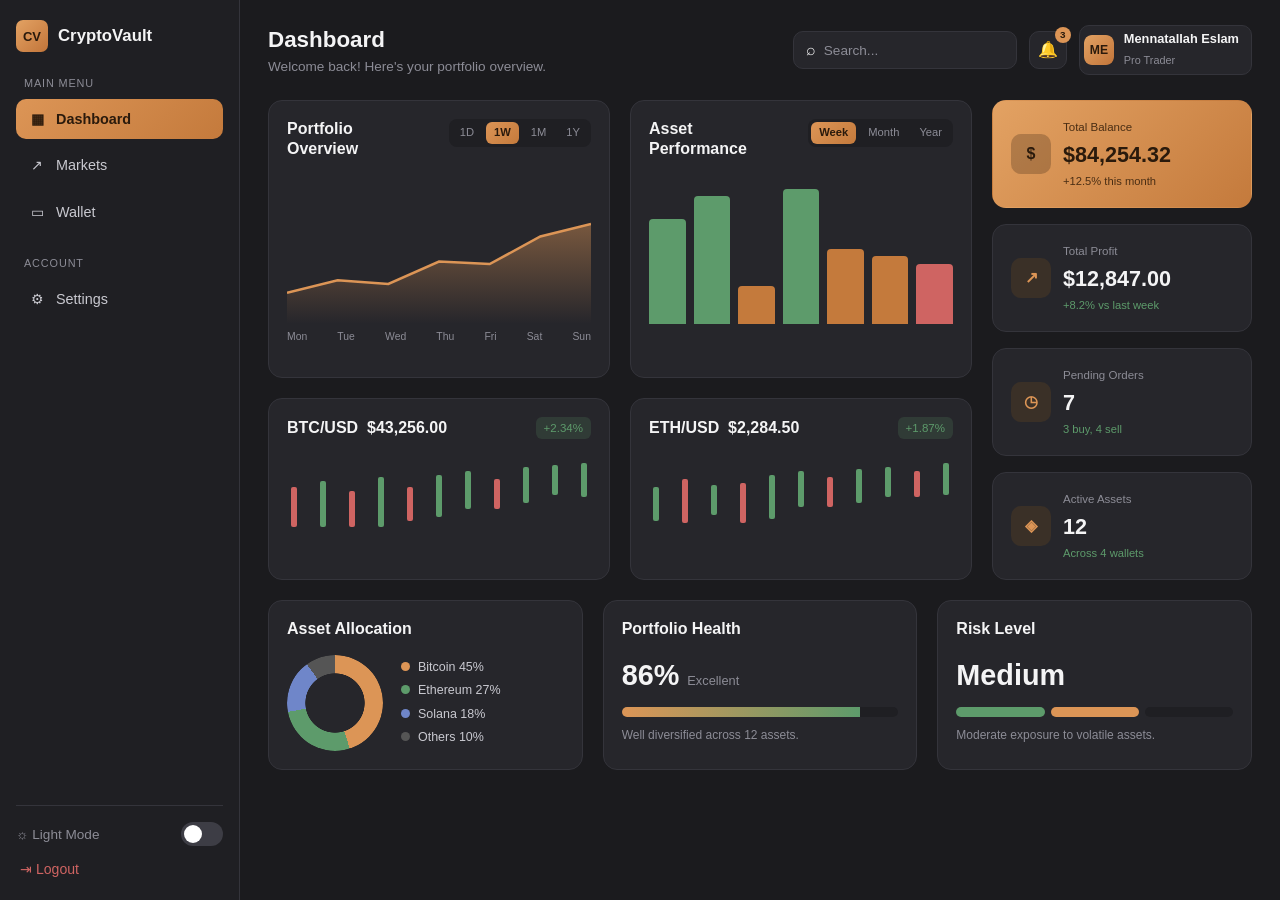
<file: index.html>
<!DOCTYPE html>
<html lang="en">
<head>
  <meta charset="UTF-8">
  <meta name="viewport" content="width=device-width, initial-scale=1">
  <title>Dashboard | CryptoVault</title>
  <link rel="stylesheet" href="style.css">
</head>
<body>
<div class="app">

  <aside class="sidebar">
    <a class="brand" href="index.html"><img src="assets/logo.svg" alt="CryptoVault logo"><span>CryptoVault</span></a>

    <nav class="nav-group" aria-label="Main menu">
      <p class="nav-label">MAIN MENU</p>
      <ul class="nav-list">
        <li><a href="index.html" class="active"><span class="ico">▦</span>Dashboard</a></li>
        <li><a href="#"><span class="ico">↗</span>Markets</a></li>
        <li><a href="#"><span class="ico">▭</span>Wallet</a></li>
      </ul>
    </nav>

    <nav class="nav-group" aria-label="Account">
      <p class="nav-label">ACCOUNT</p>
      <ul class="nav-list">
        <li><a href="settings.html"><span class="ico">⚙</span>Settings</a></li>
      </ul>
    </nav>

    <div class="sidebar-bottom">
      <div class="mode-row"><span>☼ Light Mode</span><input class="toggle theme-toggle" type="checkbox" aria-label="Light mode"></div>
      <a class="logout" href="login.html">⇥ Logout</a>
    </div>
  </aside>

  <main class="main">
    <header class="topbar">
      <div class="page-title">
        <h1>Dashboard</h1>
        <p>Welcome back! Here's your portfolio overview.</p>
      </div>
      <div class="tools">
        <label class="search"><span aria-hidden="true">⌕</span><input type="search" placeholder="Search..." aria-label="Search"></label>
        <button class="bell" type="button" aria-label="Notifications">🔔<span class="dot">3</span></button>
        <div class="user">
          <img src="assets/avatar.svg" alt="Profile picture">
          <div><strong>Mennatallah Eslam</strong><small>Pro Trader</small></div>
        </div>
      </div>
    </header>

    <section class="dash">

      <article class="card portfolio">
        <input class="tab-radio" type="radio" name="range" id="pr1"><input class="tab-radio" type="radio" name="range" id="pr2" checked><input class="tab-radio" type="radio" name="range" id="pr3"><input class="tab-radio" type="radio" name="range" id="pr4">
        <div class="card-head"><h2>Portfolio<br>Overview</h2><div class="pills"><label for="pr1">1D</label><label for="pr2">1W</label><label for="pr3">1M</label><label for="pr4">1Y</label></div></div>
        <div class="views">
          <div class="view v1">
            <svg class="line-chart" viewBox="0 0 300 120" preserveAspectRatio="none" role="img" aria-label="Portfolio value chart">
              <defs><linearGradient id="fill1" x1="0" y1="0" x2="0" y2="1"><stop offset="0" stop-color="#dc9556" stop-opacity=".45"/><stop offset="1" stop-color="#dc9556" stop-opacity="0"/></linearGradient></defs>
              <polygon points="0,90 40,80 80,85 120,60 160,65 200,45 240,50 300,30 300,120 0,120" fill="url(#fill1)"/>
              <polyline points="0,90 40,80 80,85 120,60 160,65 200,45 240,50 300,30" fill="none" stroke="#dc9556" stroke-width="2.5" vector-effect="non-scaling-stroke"/>
            </svg>
            <div class="days"><span>9am</span><span>11am</span><span>1pm</span><span>3pm</span><span>5pm</span><span>7pm</span></div>
          </div>
          <div class="view v2">
            <svg class="line-chart" viewBox="0 0 300 120" preserveAspectRatio="none" role="img" aria-label="Portfolio value chart">
              <defs><linearGradient id="fill2" x1="0" y1="0" x2="0" y2="1"><stop offset="0" stop-color="#dc9556" stop-opacity=".45"/><stop offset="1" stop-color="#dc9556" stop-opacity="0"/></linearGradient></defs>
              <polygon points="0,95 50,85 100,88 150,70 200,72 250,50 300,40 300,120 0,120" fill="url(#fill2)"/>
              <polyline points="0,95 50,85 100,88 150,70 200,72 250,50 300,40" fill="none" stroke="#dc9556" stroke-width="2.5" vector-effect="non-scaling-stroke"/>
            </svg>
            <div class="days"><span>Mon</span><span>Tue</span><span>Wed</span><span>Thu</span><span>Fri</span><span>Sat</span><span>Sun</span></div>
          </div>
          <div class="view v3">
            <svg class="line-chart" viewBox="0 0 300 120" preserveAspectRatio="none" role="img" aria-label="Portfolio value chart">
              <defs><linearGradient id="fill3" x1="0" y1="0" x2="0" y2="1"><stop offset="0" stop-color="#dc9556" stop-opacity=".45"/><stop offset="1" stop-color="#dc9556" stop-opacity="0"/></linearGradient></defs>
              <polygon points="0,100 50,90 100,70 150,80 200,55 250,60 300,35 300,120 0,120" fill="url(#fill3)"/>
              <polyline points="0,100 50,90 100,70 150,80 200,55 250,60 300,35" fill="none" stroke="#dc9556" stroke-width="2.5" vector-effect="non-scaling-stroke"/>
            </svg>
            <div class="days"><span>Week 1</span><span>Week 2</span><span>Week 3</span><span>Week 4</span></div>
          </div>
          <div class="view v4">
            <svg class="line-chart" viewBox="0 0 300 120" preserveAspectRatio="none" role="img" aria-label="Portfolio value chart">
              <defs><linearGradient id="fill4" x1="0" y1="0" x2="0" y2="1"><stop offset="0" stop-color="#dc9556" stop-opacity=".45"/><stop offset="1" stop-color="#dc9556" stop-opacity="0"/></linearGradient></defs>
              <polygon points="0,100 40,95 80,70 120,78 160,50 200,58 240,30 300,20 300,120 0,120" fill="url(#fill4)"/>
              <polyline points="0,100 40,95 80,70 120,78 160,50 200,58 240,30 300,20" fill="none" stroke="#dc9556" stroke-width="2.5" vector-effect="non-scaling-stroke"/>
            </svg>
            <div class="days"><span>Jan</span><span>Mar</span><span>May</span><span>Jul</span><span>Sep</span><span>Nov</span></div>
          </div>
        </div>
      </article>

      <article class="card perf">
        <input class="tab-radio" type="radio" name="perf" id="pf1" checked><input class="tab-radio" type="radio" name="perf" id="pf2"><input class="tab-radio" type="radio" name="perf" id="pf3">
        <div class="card-head"><h2>Asset<br>Performance</h2><div class="pills"><label for="pf1">Week</label><label for="pf2">Month</label><label for="pf3">Year</label></div></div>
        <div class="views">
          <div class="view w1"><div class="bars" role="img" aria-label="Asset performance bars"><i style="--h:70%"></i><i style="--h:85%"></i><i class="mid" style="--h:25%"></i><i style="--h:90%"></i><i class="mid" style="--h:50%"></i><i class="mid" style="--h:45%"></i><i class="down" style="--h:40%"></i></div></div>
          <div class="view w2"><div class="bars" role="img" aria-label="Asset performance bars"><i style="--h:55%"></i><i style="--h:65%"></i><i class="mid" style="--h:80%"></i><i style="--h:45%"></i><i class="mid" style="--h:70%"></i><i class="mid" style="--h:35%"></i><i class="down" style="--h:60%"></i></div></div>
          <div class="view w3"><div class="bars" role="img" aria-label="Asset performance bars"><i style="--h:40%"></i><i style="--h:60%"></i><i class="mid" style="--h:85%"></i><i style="--h:75%"></i><i class="mid" style="--h:50%"></i><i class="mid" style="--h:90%"></i><i class="down" style="--h:65%"></i></div></div>
        </div>
      </article>

      <section class="stats" aria-label="Statistics">
        <article class="card stat hero"><span class="ico">$</span><small>Total Balance</small><strong>$84,254.32</strong><em>+12.5% this month</em></article>
        <article class="card stat"><span class="ico">↗</span><small>Total Profit</small><strong>$12,847.00</strong><em>+8.2% vs last week</em></article>
        <article class="card stat"><span class="ico">◷</span><small>Pending Orders</small><strong>7</strong><em>3 buy, 4 sell</em></article>
        <article class="card stat"><span class="ico">◈</span><small>Active Assets</small><strong>12</strong><em>Across 4 wallets</em></article>
      </section>

      <article class="card btc">
        <div class="coin-head"><strong>BTC/USD&nbsp; $43,256.00</strong><span class="change">+2.34%</span></div>
        <div class="candles" aria-hidden="true">
          <i class="down" style="--h:40px;--o:30px"></i><i style="--h:46px;--o:24px"></i><i class="down" style="--h:36px;--o:34px"></i><i style="--h:50px;--o:20px"></i><i class="down" style="--h:34px;--o:30px"></i><i style="--h:42px;--o:18px"></i><i style="--h:38px;--o:14px"></i><i class="down" style="--h:30px;--o:22px"></i><i style="--h:36px;--o:10px"></i><i style="--h:30px;--o:8px"></i><i style="--h:34px;--o:6px"></i>
        </div>
      </article>

      <article class="card eth">
        <div class="coin-head"><strong>ETH/USD&nbsp; $2,284.50</strong><span class="change">+1.87%</span></div>
        <div class="candles" aria-hidden="true">
          <i style="--h:34px;--o:30px"></i><i class="down" style="--h:44px;--o:22px"></i><i style="--h:30px;--o:28px"></i><i class="down" style="--h:40px;--o:26px"></i><i style="--h:44px;--o:18px"></i><i style="--h:36px;--o:14px"></i><i class="down" style="--h:30px;--o:20px"></i><i style="--h:34px;--o:12px"></i><i style="--h:30px;--o:10px"></i><i class="down" style="--h:26px;--o:14px"></i><i style="--h:32px;--o:6px"></i>
        </div>
      </article>

      <section class="extra" aria-label="Additional panels">
        <article class="card">
          <div class="card-head"><h2>Asset Allocation</h2></div>
          <div class="alloc">
            <div class="donut" role="img" aria-label="Allocation chart"></div>
            <ul class="legend">
              <li style="--c:#dc9556">Bitcoin 45%</li>
              <li style="--c:#5d9b6b">Ethereum 27%</li>
              <li style="--c:#6f86c9">Solana 18%</li>
              <li style="--c:#555">Others 10%</li>
            </ul>
          </div>
        </article>

        <article class="card">
          <div class="card-head"><h2>Portfolio Health</h2></div>
          <p class="big">86% <small>Excellent</small></p>
          <div class="meter"><span style="--w:86%"></span></div>
          <p class="note">Well diversified across 12 assets.</p>
        </article>

        <article class="card">
          <div class="card-head"><h2>Risk Level</h2></div>
          <p class="big">Medium</p>
          <div class="risk"><span class="on1"></span><span class="on2"></span><span></span></div>
          <p class="note">Moderate exposure to volatile assets.</p>
        </article>
      </section>

    </section>
  </main>
</div>
</body>
</html>
</file>
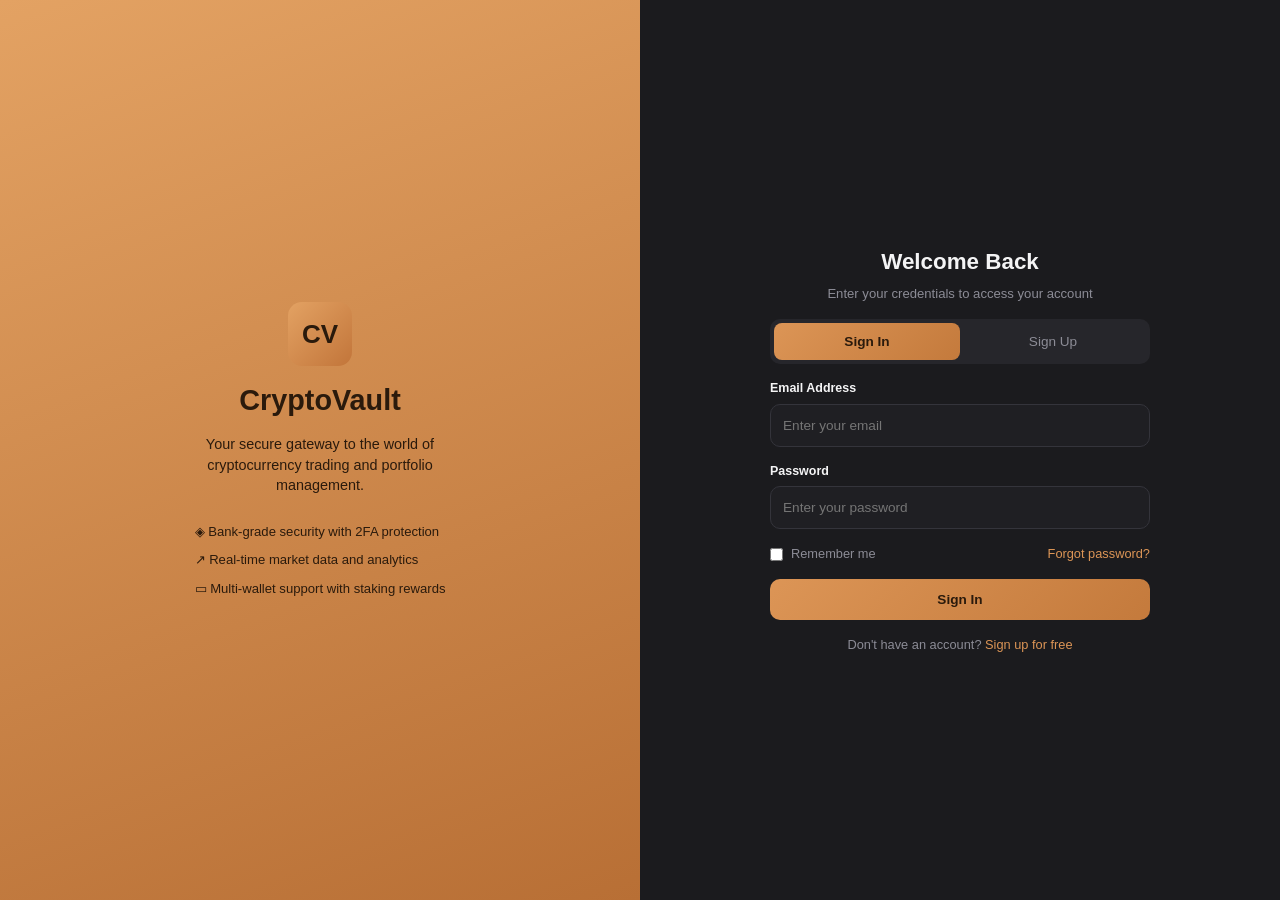
<file: login.html>
<!DOCTYPE html>
<html lang="en">
<head>
  <meta charset="UTF-8">
  <meta name="viewport" content="width=device-width, initial-scale=1">
  <title>Sign In | CryptoVault</title>
  <link rel="stylesheet" href="style.css">
</head>
<body>
<div class="auth">
  <section class="auth-brand">
    <img src="assets/logo.svg" alt="CryptoVault logo">
    <h1>CryptoVault</h1>
    <p>Your secure gateway to the world of cryptocurrency trading and portfolio management.</p>
    <ul>
      <li>◈ Bank-grade security with 2FA protection</li>
      <li>↗ Real-time market data and analytics</li>
      <li>▭ Multi-wallet support with staking rewards</li>
    </ul>
  </section>
  <main class="auth-form-wrap">
    <form class="auth-form" action="index.html" method="get">
      <h2>Welcome Back</h2>
      <p class="sub">Enter your credentials to access your account</p>
      <div class="switcher"><a href="login.html" class="active">Sign In</a><a href="signup.html">Sign Up</a></div>
      <div class="field"><label for="email">Email Address</label><input type="email" id="email" name="email" placeholder="Enter your email" required ></div>
      <div class="field"><label for="password">Password</label><input type="password" id="password" name="password" placeholder="Enter your password" required minlength="8"></div>
      <div class="row-between"><label><input type="checkbox" name="remember"> Remember me</label><a href="#">Forgot password?</a></div>
      <button class="btn btn-primary" type="submit">Sign In</button>
      <p class="alt">Don't have an account? <a href="signup.html">Sign up for free</a></p>
    </form>
  </main>
</div>
</body>
</html>
</file>
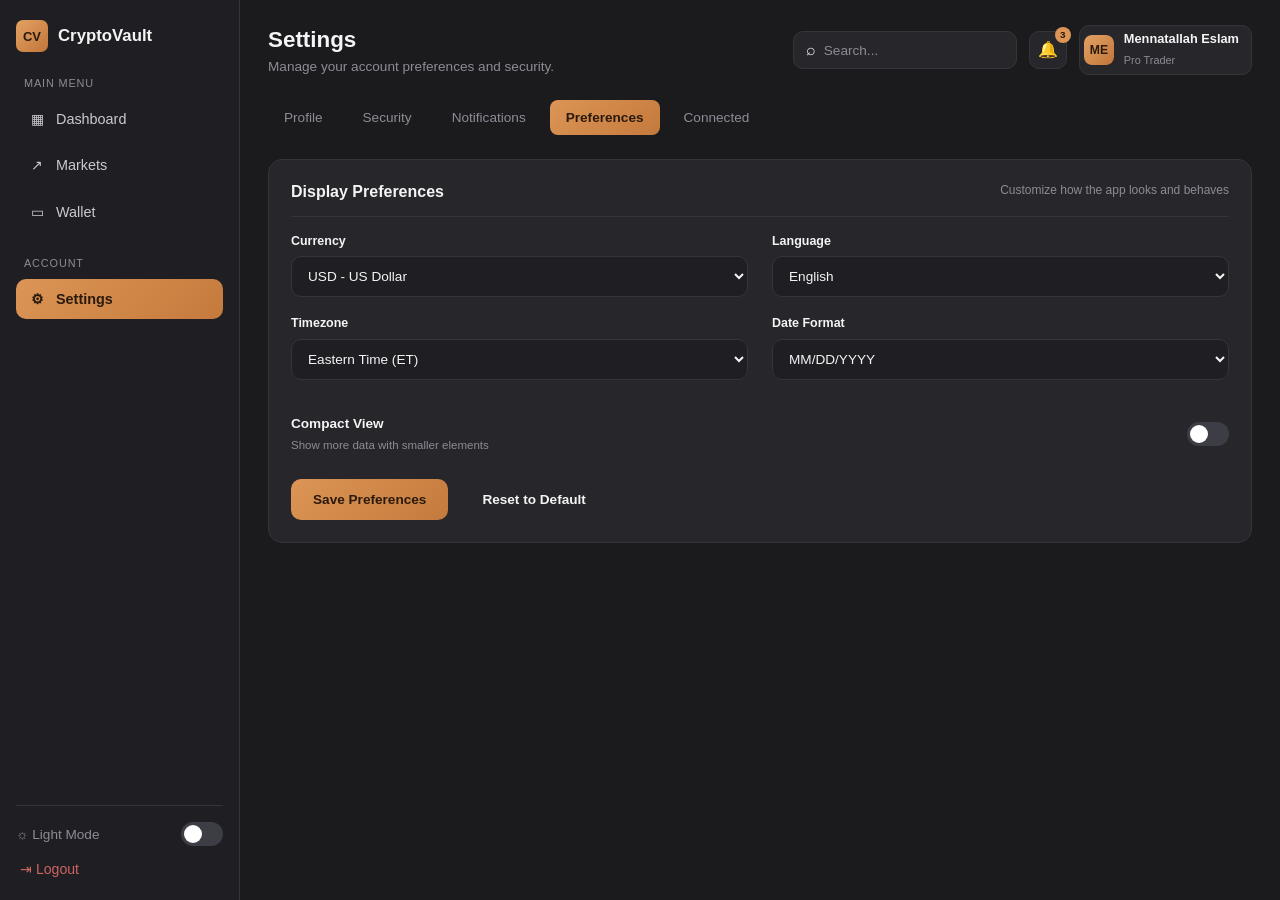
<file: settings.html>
<!DOCTYPE html>
<html lang="en">
<head>
  <meta charset="UTF-8">
  <meta name="viewport" content="width=device-width, initial-scale=1">
  <title>Settings | CryptoVault</title>
  <link rel="stylesheet" href="style.css">
</head>
<body>
<div class="app">

  <aside class="sidebar">
    <a class="brand" href="index.html"><img src="assets/logo.svg" alt="CryptoVault logo"><span>CryptoVault</span></a>

    <nav class="nav-group" aria-label="Main menu">
      <p class="nav-label">MAIN MENU</p>
      <ul class="nav-list">
        <li><a href="index.html"><span class="ico">▦</span>Dashboard</a></li>
        <li><a href="#"><span class="ico">↗</span>Markets</a></li>
        <li><a href="#"><span class="ico">▭</span>Wallet</a></li>
      </ul>
    </nav>

    <nav class="nav-group" aria-label="Account">
      <p class="nav-label">ACCOUNT</p>
      <ul class="nav-list">
        <li><a href="settings.html" class="active"><span class="ico">⚙</span>Settings</a></li>
      </ul>
    </nav>

    <div class="sidebar-bottom">
      <div class="mode-row"><span>☼ Light Mode</span><input class="toggle theme-toggle" type="checkbox" aria-label="Light mode"></div>
      <a class="logout" href="login.html">⇥ Logout</a>
    </div>
  </aside>

  <main class="main">
    <header class="topbar">
      <div class="page-title">
        <h1>Settings</h1>
        <p>Manage your account preferences and security.</p>
      </div>
      <div class="tools">
        <label class="search"><span aria-hidden="true">⌕</span><input type="search" placeholder="Search..." aria-label="Search"></label>
        <button class="bell" type="button" aria-label="Notifications">🔔<span class="dot">3</span></button>
        <div class="user">
          <img src="assets/avatar.svg" alt="Profile picture">
          <div><strong>Mennatallah Eslam</strong><small>Pro Trader</small></div>
        </div>
      </div>
    </header>

    <div class="tabset">
      <input class="tab-radio" type="radio" name="tab" id="t1"><input class="tab-radio" type="radio" name="tab" id="t2"><input class="tab-radio" type="radio" name="tab" id="t3"><input class="tab-radio" type="radio" name="tab" id="t4" checked><input class="tab-radio" type="radio" name="tab" id="t5">
      <nav class="tabs" aria-label="Settings sections">
        <label for="t1">Profile</label><label for="t2">Security</label><label for="t3">Notifications</label><label for="t4">Preferences</label><label for="t5">Connected</label>
      </nav>

      <form class="card settings-card panel panel-1" action="#">
        <div class="card-head"><h2>Profile</h2><span>Your personal information</span></div>
        <div class="form-grid">
          <div class="field"><label for="fn">Full Name</label><input type="text" id="fn" value="Mennatallah Eslam"></div>
          <div class="field"><label for="un">Username</label><input type="text" id="un" value="menna.e"></div>
          <div class="field"><label for="em">Email Address</label><input type="email" id="em" value="menna@example.com"></div>
          <div class="field"><label for="ph">Phone</label><input type="text" id="ph" value="+20 100 000 0000"></div>
        </div>
        <div class="actions"><button class="btn btn-primary" type="button">Save Changes</button><button class="btn btn-ghost" type="button">Cancel</button></div>
      </form>

      <section class="card settings-card panel panel-2">
        <div class="card-head"><h2>Security</h2><span>Protect your account</span></div>
        <div class="switch-row"><div><strong>Two-Factor Authentication</strong><small>Ask for a code when you sign in</small></div><input class="toggle" type="checkbox" checked aria-label="Two-factor authentication"></div>
        <div class="switch-row"><div><strong>Login Alerts</strong><small>Email me when a new device signs in</small></div><input class="toggle" type="checkbox" checked aria-label="Login alerts"></div>
        <div class="switch-row"><div><strong>Withdrawal Whitelist</strong><small>Only allow saved wallet addresses</small></div><input class="toggle" type="checkbox" aria-label="Withdrawal whitelist"></div>
        <div class="actions"><button class="btn btn-primary" type="button">Change Password</button></div>
      </section>

      <section class="card settings-card panel panel-3">
        <div class="card-head"><h2>Notifications</h2><span>Choose what you hear about</span></div>
        <div class="switch-row"><div><strong>Price Alerts</strong><small>Big moves on assets you hold</small></div><input class="toggle" type="checkbox" checked aria-label="Price alerts"></div>
        <div class="switch-row"><div><strong>Order Updates</strong><small>When an order is filled or cancelled</small></div><input class="toggle" type="checkbox" checked aria-label="Order updates"></div>
        <div class="switch-row"><div><strong>Weekly Report</strong><small>A summary of your portfolio every Sunday</small></div><input class="toggle" type="checkbox" aria-label="Weekly report"></div>
        <div class="switch-row"><div><strong>Product News</strong><small>New features and announcements</small></div><input class="toggle" type="checkbox" aria-label="Product news"></div>
      </section>

      <form class="card settings-card panel panel-4" action="#">
        <div class="card-head"><h2>Display Preferences</h2><span>Customize how the app looks and behaves</span></div>
        <div class="form-grid">
          <div class="field"><label for="currency">Currency</label>
            <select id="currency"><option>USD - US Dollar</option><option>EUR - Euro</option><option>GBP - British Pound</option><option>EGP - Egyptian Pound</option></select></div>
          <div class="field"><label for="language">Language</label>
            <select id="language"><option>English</option><option>Arabic</option><option>French</option><option>German</option></select></div>
          <div class="field"><label for="timezone">Timezone</label>
            <select id="timezone"><option>Eastern Time (ET)</option><option>Central European Time (CET)</option><option>Eastern European Time (EET)</option><option>Greenwich Mean Time (GMT)</option></select></div>
          <div class="field"><label for="date">Date Format</label>
            <select id="date"><option>MM/DD/YYYY</option><option>DD/MM/YYYY</option><option>YYYY-MM-DD</option></select></div>
        </div>
        <div class="switch-row"><div><strong>Compact View</strong><small>Show more data with smaller elements</small></div><input class="toggle compact-toggle" type="checkbox" aria-label="Compact view"></div>
        <div class="actions">
          <button class="btn btn-primary" type="button">Save Preferences</button>
          <button class="btn btn-ghost" type="reset">Reset to Default</button>
        </div>
      </form>

      <section class="card settings-card panel panel-5">
        <div class="card-head"><h2>Connected Accounts</h2><span>Services linked to CryptoVault</span></div>
        <div class="conn-row"><div><strong>Google</strong><small>Connected</small></div><button class="btn btn-outline" type="button">Disconnect</button></div>
        <div class="conn-row"><div><strong>Apple</strong><small>Not connected</small></div><button class="btn btn-primary" type="button">Connect</button></div>
        <div class="conn-row"><div><strong>Binance</strong><small>Connected</small></div><button class="btn btn-outline" type="button">Disconnect</button></div>
      </section>
    </div>
  </main>
</div>
</body>
</html>
</file>
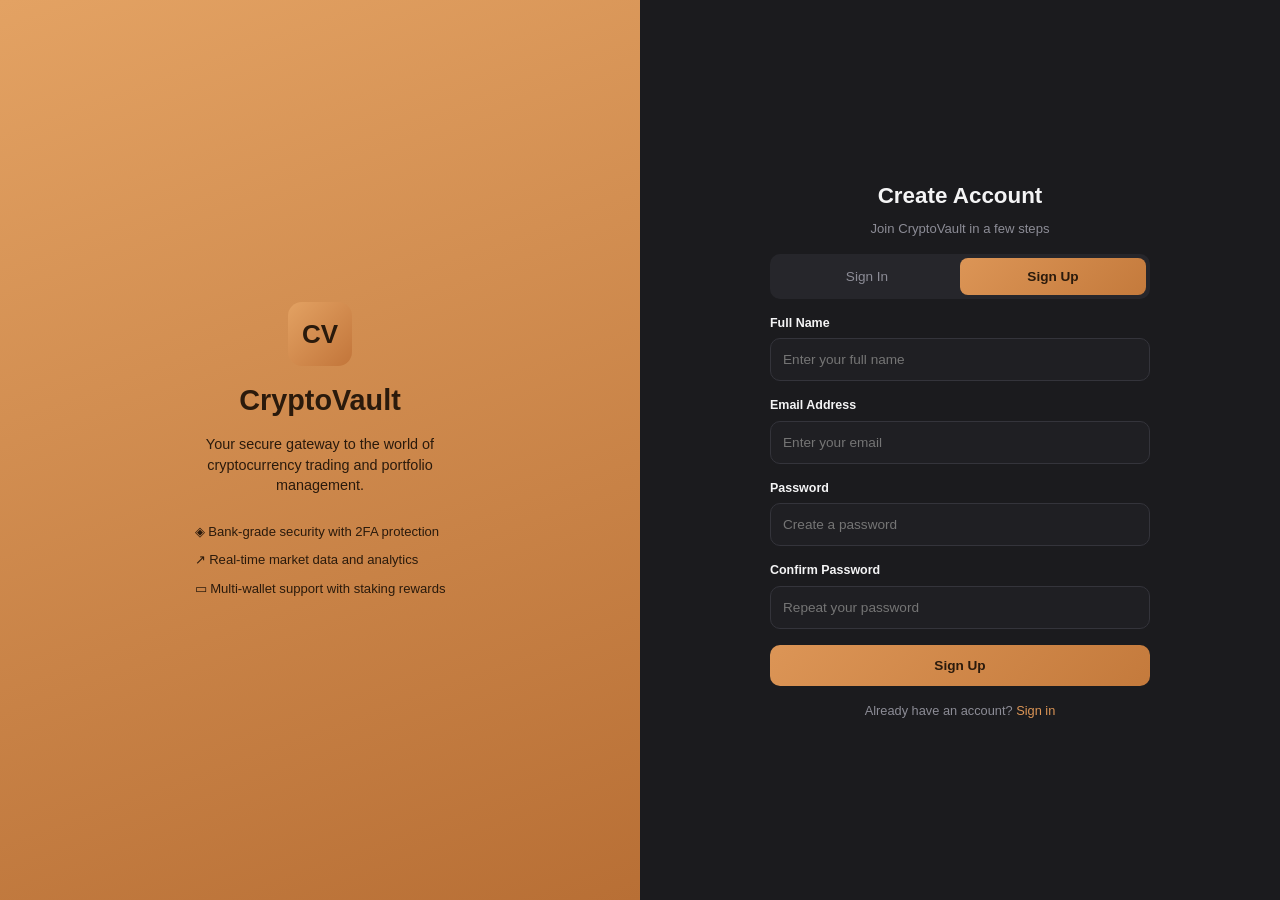
<file: signup.html>
<!DOCTYPE html>
<html lang="en">
<head>
  <meta charset="UTF-8">
  <meta name="viewport" content="width=device-width, initial-scale=1">
  <title>Sign Up | CryptoVault</title>
  <link rel="stylesheet" href="style.css">
</head>
<body>
<div class="auth">
  <section class="auth-brand">
    <img src="assets/logo.svg" alt="CryptoVault logo">
    <h1>CryptoVault</h1>
    <p>Your secure gateway to the world of cryptocurrency trading and portfolio management.</p>
    <ul>
      <li>◈ Bank-grade security with 2FA protection</li>
      <li>↗ Real-time market data and analytics</li>
      <li>▭ Multi-wallet support with staking rewards</li>
    </ul>
  </section>
  <main class="auth-form-wrap">
    <form class="auth-form" action="index.html" method="get">
      <h2>Create Account</h2>
      <p class="sub">Join CryptoVault in a few steps</p>
      <div class="switcher"><a href="login.html">Sign In</a><a href="signup.html" class="active">Sign Up</a></div>
      <div class="field"><label for="name">Full Name</label><input type="text" id="name" name="name" placeholder="Enter your full name" required minlength="3"></div>
      <div class="field"><label for="email">Email Address</label><input type="email" id="email" name="email" placeholder="Enter your email" required ></div>
      <div class="field"><label for="password">Password</label><input type="password" id="password" name="password" placeholder="Create a password" required minlength="8"></div>
      <div class="field"><label for="confirm">Confirm Password</label><input type="password" id="confirm" name="confirm" placeholder="Repeat your password" required minlength="8"></div>
      <button class="btn btn-primary" type="submit">Sign Up</button>
      <p class="alt">Already have an account? <a href="login.html">Sign in</a></p>
    </form>
  </main>
</div>
</body>
</html>
</file>
<file: style.css>
:root{
  --bg:#1b1b1e; --side:#1f1f23; --card:#26262b; --line:#34343b;
  --text:#f4f4f5; --muted:#8c8c96; --accent:#dc9556; --accent-2:#c47a3c;
  --green:#5d9b6b; --red:#cf6462; --radius:14px;
  --inset:#1f1f23; --hover:#2b2b31; --icobg:#3a3027; --track:#3d3d45; --soft:#c9c9d0;
}
*,*::before,*::after{box-sizing:border-box;margin:0;padding:0}
html{font-size:16px}
body{font-family:"Segoe UI",Roboto,Helvetica,Arial,sans-serif;background:var(--bg);color:var(--text);line-height:1.4;min-height:100vh}
a{color:inherit;text-decoration:none}
ul{list-style:none}
img{max-width:100%;display:block}
button,input,select{font:inherit;color:inherit}
:focus-visible{outline:2px solid var(--accent);outline-offset:2px}

.app{display:grid;grid-template-columns:240px minmax(0,1fr);grid-template-areas:"side main";min-height:100vh}
.sidebar{grid-area:side;background:var(--side);border-right:1px solid var(--line);padding:20px 16px;display:flex;flex-direction:column;gap:24px;position:sticky;top:0;height:100vh}
.main{grid-area:main;padding:24px 28px 40px;display:grid;gap:24px;align-content:start;min-width:0}

.brand{display:flex;align-items:center;gap:10px;font-weight:700;font-size:1.05rem}
.brand img{width:32px;height:32px}
.nav-label{font-size:.68rem;letter-spacing:.08em;color:var(--muted);margin:0 8px 8px}
.nav-group{display:flex;flex-direction:column}
.nav-list{display:flex;flex-direction:column;gap:6px}
.nav-list a{display:flex;align-items:center;gap:10px;padding:10px 12px;border-radius:10px;color:var(--soft);font-size:.9rem}
.nav-list a:hover{background:var(--hover)}
.nav-list a.active{background:linear-gradient(135deg,var(--accent),var(--accent-2));color:#2a1a0c;font-weight:600}
.nav-list .ico{width:18px;text-align:center}
.sidebar-bottom{margin-top:auto;display:flex;flex-direction:column;gap:14px;border-top:1px solid var(--line);padding-top:16px}
.mode-row{display:flex;align-items:center;justify-content:space-between;font-size:.85rem;color:var(--muted)}
.logout{color:var(--red);font-size:.88rem;padding:0 4px}

.toggle{appearance:none;-webkit-appearance:none;width:42px;height:24px;border-radius:999px;background:var(--track);position:relative;cursor:pointer;flex:none;transition:background .2s}
.toggle::after{content:"";position:absolute;top:3px;left:3px;width:18px;height:18px;border-radius:50%;background:#fff;transition:transform .2s}
.toggle:checked{background:var(--accent)}
.toggle:checked::after{transform:translateX(18px)}

.topbar{display:flex;justify-content:space-between;align-items:center;gap:16px;flex-wrap:wrap}
.page-title h1{font-size:1.4rem}
.page-title p{color:var(--muted);font-size:.85rem;margin-top:2px}
.tools{display:flex;align-items:center;gap:12px;flex-wrap:wrap}
.search{display:flex;align-items:center;gap:8px;background:var(--card);border:1px solid var(--line);border-radius:10px;padding:0 12px;height:38px;min-width:0}
.search input{background:none;border:0;outline:0;width:180px;max-width:100%;font-size:.85rem}
.search input::placeholder{color:var(--muted)}
.bell{position:relative;width:38px;height:38px;border-radius:10px;background:var(--card);border:1px solid var(--line);display:grid;place-items:center;cursor:pointer}
.bell .dot{position:absolute;top:-5px;right:-5px;background:var(--accent);color:#2a1a0c;font-size:.62rem;font-weight:700;width:16px;height:16px;border-radius:50%;display:grid;place-items:center}
.user{display:flex;align-items:center;gap:10px;background:var(--card);border:1px solid var(--line);border-radius:10px;padding:4px 12px 4px 4px}
.user img{width:30px;height:30px;border-radius:8px}
.user strong{display:block;font-size:.8rem}
.user small{color:var(--muted);font-size:.68rem}

.card{background:var(--card);border:1px solid var(--line);border-radius:var(--radius);padding:18px;min-width:0}
.card h2{font-size:1rem;line-height:1.2}
.card-head{display:flex;justify-content:space-between;align-items:flex-start;gap:10px;margin-bottom:16px}
.pills{display:flex;gap:4px;background:var(--inset);border-radius:8px;padding:3px}
.pills label{font-size:.7rem;padding:3px 8px;border-radius:6px;color:var(--muted);cursor:pointer}

.dash{display:grid;gap:20px;grid-template-columns:repeat(2,minmax(0,1fr)) 260px;
  grid-template-areas:
    "port perf stats"
    "btc  eth  stats"
    "extra extra extra"}
.portfolio{grid-area:port}
.perf{grid-area:perf}
.btc{grid-area:btc}
.eth{grid-area:eth}
.stats{grid-area:stats;display:grid;grid-template-columns:1fr;gap:16px;align-content:start}
.extra{grid-area:extra;display:grid;grid-template-columns:repeat(auto-fit,minmax(220px,1fr));gap:20px}

.stat{display:grid;grid-template-columns:40px 1fr;gap:4px 12px;align-items:center}
.stat .ico{grid-row:span 3;width:40px;height:40px;border-radius:10px;background:var(--icobg);color:var(--accent);display:grid;place-items:center;font-weight:700}
.stat small{color:var(--muted);font-size:.72rem}
.stat strong{font-size:1.35rem}
.stat em{font-style:normal;font-size:.7rem;color:var(--green)}
.stat.hero{background:linear-gradient(135deg,#e3a263,#c47a3c);border-color:transparent;color:#2a1a0c}
.stat.hero .ico{background:rgba(42,26,12,.25);color:#2a1a0c}
.stat.hero small,.stat.hero em{color:#4a2e14}

.line-chart{width:100%;height:150px;display:block}
.days{display:flex;justify-content:space-between;color:var(--muted);font-size:.65rem;margin-top:6px}

.bars{display:flex;align-items:flex-end;justify-content:space-between;gap:8px;height:150px}
.bars i{flex:1;height:var(--h);border-radius:4px 4px 0 0;background:var(--green)}
.bars i.down{background:var(--red)}
.bars i.mid{background:var(--accent-2)}

.coin-head{display:flex;justify-content:space-between;align-items:center;gap:8px;flex-wrap:wrap;margin-bottom:18px}
.coin-head strong{font-size:1rem}
.change{font-size:.72rem;padding:3px 8px;border-radius:6px;background:rgba(93,155,107,.18);color:var(--green)}
.change.neg{background:rgba(207,100,98,.18);color:var(--red)}
.candles{display:flex;align-items:flex-start;justify-content:space-between;height:90px;padding:0 4px}
.candles i{width:6px;height:var(--h);margin-top:var(--o);border-radius:2px;background:var(--green)}
.candles i.down{background:var(--red)}

.donut{width:96px;height:96px;border-radius:50%;flex:none;
  background:conic-gradient(var(--accent) 0 45%,var(--green) 45% 72%,#6f86c9 72% 90%,#555 90% 100%);
  -webkit-mask:radial-gradient(circle 30px,transparent 98%,#000 100%);
  mask:radial-gradient(circle 30px,transparent 98%,#000 100%)}
.alloc{display:flex;align-items:center;gap:18px;flex-wrap:wrap}
.legend{display:flex;flex-direction:column;gap:6px;font-size:.78rem;color:var(--soft)}
.legend li::before{content:"";display:inline-block;width:9px;height:9px;border-radius:50%;margin-right:8px;background:var(--c)}
.big{font-size:1.8rem;font-weight:700;margin:4px 0 12px}
.big small{font-size:.8rem;color:var(--muted);font-weight:400}
.meter{height:10px;background:var(--inset);border-radius:999px;overflow:hidden}
.meter span{display:block;height:100%;width:var(--w);background:linear-gradient(90deg,var(--accent),var(--green))}
.note{color:var(--muted);font-size:.75rem;margin-top:10px}
.risk{display:grid;grid-template-columns:repeat(3,1fr);gap:6px}
.risk span{height:10px;border-radius:999px;background:var(--inset)}
.risk .on1{background:var(--green)}
.risk .on2{background:var(--accent)}

.tabs{display:flex;flex-wrap:wrap;gap:8px}
.settings-card{padding:22px}
.settings-card .card-head{border-bottom:1px solid var(--line);padding-bottom:14px}
.card-head span{color:var(--muted);font-size:.75rem}
.form-grid{display:grid;grid-template-columns:repeat(2,minmax(0,1fr));gap:18px 24px;margin-bottom:22px}
.field{display:flex;flex-direction:column;gap:6px}
.field label{font-size:.78rem;font-weight:600}
select{width:100%;background:var(--inset);border:1px solid var(--line);border-radius:10px;padding:11px 12px;font-size:.85rem;cursor:pointer}
.switch-row{display:flex;justify-content:space-between;align-items:center;gap:16px;padding:12px 0}
.switch-row strong{display:block;font-size:.85rem}
.switch-row small{color:var(--muted);font-size:.72rem}
.actions{display:flex;gap:12px;flex-wrap:wrap;margin-top:12px}
.btn{border:0;border-radius:10px;padding:11px 22px;font-size:.85rem;font-weight:600;cursor:pointer}
.btn-primary{background:linear-gradient(135deg,var(--accent),var(--accent-2));color:#2a1a0c}
.btn-ghost{background:transparent;color:var(--text)}

.auth{display:grid;grid-template-columns:1fr 1fr;min-height:100vh}
.auth-brand{background:linear-gradient(160deg,#e3a263,#b86f35);color:#2a1a0c;display:flex;flex-direction:column;align-items:center;justify-content:center;gap:14px;padding:40px;text-align:center}
.auth-brand img{width:64px;height:64px}
.auth-brand h1{font-size:1.8rem}
.auth-brand p{max-width:300px;font-size:.9rem}
.auth-brand ul{display:flex;flex-direction:column;gap:10px;margin-top:14px;font-size:.82rem;text-align:left}
.auth-form-wrap{display:flex;align-items:center;justify-content:center;padding:32px 24px}
.auth-form{width:100%;max-width:380px;display:flex;flex-direction:column;gap:16px}
.auth-form h2{text-align:center;font-size:1.4rem}
.auth-form .sub{text-align:center;color:var(--muted);font-size:.82rem;margin-top:-8px}
.switcher{display:grid;grid-template-columns:1fr 1fr;background:var(--card);border-radius:10px;padding:4px}
.switcher a{text-align:center;padding:9px;border-radius:8px;font-size:.85rem;color:var(--muted)}
.switcher a.active{background:linear-gradient(135deg,var(--accent),var(--accent-2));color:#2a1a0c;font-weight:600}
.auth-form input[type=text],.auth-form input[type=email],.auth-form input[type=password]{width:100%;background:var(--inset);border:1px solid var(--line);border-radius:10px;padding:11px 12px;font-size:.85rem}
.row-between{display:flex;justify-content:space-between;align-items:center;gap:10px;flex-wrap:wrap;font-size:.8rem}
.row-between a{color:var(--accent)}
.row-between label{display:flex;align-items:center;gap:8px;color:var(--muted)}
.auth-form .btn{width:100%}
.alt{text-align:center;font-size:.8rem;color:var(--muted)}
.alt a{color:var(--accent)}


body:has(.theme-toggle:checked){--bg:#f4f4f7;--side:#ffffff;--card:#ffffff;--line:#e4e4ea;--text:#1d1d22;--muted:#6f6f7a;--inset:#eeeef2;--hover:#f0f0f4;--icobg:#f6e9dc;--track:#cfcfd8;--soft:#4a4a54;--green:#3f8a54;--red:#c24c4a}
body:has(.compact-toggle:checked) .main{padding:14px 18px;gap:14px}
body:has(.compact-toggle:checked) .settings-card{padding:14px}
body:has(.compact-toggle:checked) .form-grid{gap:10px 16px;margin-bottom:12px}
body:has(.compact-toggle:checked) .switch-row,body:has(.compact-toggle:checked) .conn-row{padding:6px 0}
body:has(.compact-toggle:checked) select,body:has(.compact-toggle:checked) .field input{padding:7px 10px}
body:has(.compact-toggle:checked) .btn{padding:8px 16px}

.tab-radio{position:absolute;opacity:0;width:0;height:0;pointer-events:none}
.view{display:none}
.panel{display:none}
.tabset{display:grid;gap:24px;position:relative}
.tabs label{padding:8px 16px;border-radius:8px;font-size:.85rem;color:var(--muted);cursor:pointer}
.field input{width:100%;background:var(--inset);border:1px solid var(--line);border-radius:10px;padding:11px 12px;font-size:.85rem}
.conn-row{display:flex;justify-content:space-between;align-items:center;gap:12px;padding:12px 0;border-bottom:1px solid var(--line)}
.conn-row:last-of-type{border-bottom:0}
.conn-row strong{display:block;font-size:.85rem}
.conn-row small{color:var(--muted);font-size:.72rem}
.btn-outline{background:transparent;border:1px solid var(--line);color:var(--text)}
#pr1:checked ~ .card-head label[for="pr1"]{background:linear-gradient(135deg,var(--accent),var(--accent-2));color:#2a1a0c;font-weight:600}
#pr1:checked ~ .views .v1{display:block}
#pr2:checked ~ .card-head label[for="pr2"]{background:linear-gradient(135deg,var(--accent),var(--accent-2));color:#2a1a0c;font-weight:600}
#pr2:checked ~ .views .v2{display:block}
#pr3:checked ~ .card-head label[for="pr3"]{background:linear-gradient(135deg,var(--accent),var(--accent-2));color:#2a1a0c;font-weight:600}
#pr3:checked ~ .views .v3{display:block}
#pr4:checked ~ .card-head label[for="pr4"]{background:linear-gradient(135deg,var(--accent),var(--accent-2));color:#2a1a0c;font-weight:600}
#pr4:checked ~ .views .v4{display:block}
#pf1:checked ~ .card-head label[for="pf1"]{background:linear-gradient(135deg,var(--accent),var(--accent-2));color:#2a1a0c;font-weight:600}
#pf1:checked ~ .views .w1{display:block}
#pf2:checked ~ .card-head label[for="pf2"]{background:linear-gradient(135deg,var(--accent),var(--accent-2));color:#2a1a0c;font-weight:600}
#pf2:checked ~ .views .w2{display:block}
#pf3:checked ~ .card-head label[for="pf3"]{background:linear-gradient(135deg,var(--accent),var(--accent-2));color:#2a1a0c;font-weight:600}
#pf3:checked ~ .views .w3{display:block}
#t1:checked ~ .tabs label[for="t1"]{background:linear-gradient(135deg,var(--accent),var(--accent-2));color:#2a1a0c;font-weight:600}
#t1:checked ~ .panel-1{display:block}
#t2:checked ~ .tabs label[for="t2"]{background:linear-gradient(135deg,var(--accent),var(--accent-2));color:#2a1a0c;font-weight:600}
#t2:checked ~ .panel-2{display:block}
#t3:checked ~ .tabs label[for="t3"]{background:linear-gradient(135deg,var(--accent),var(--accent-2));color:#2a1a0c;font-weight:600}
#t3:checked ~ .panel-3{display:block}
#t4:checked ~ .tabs label[for="t4"]{background:linear-gradient(135deg,var(--accent),var(--accent-2));color:#2a1a0c;font-weight:600}
#t4:checked ~ .panel-4{display:block}
#t5:checked ~ .tabs label[for="t5"]{background:linear-gradient(135deg,var(--accent),var(--accent-2));color:#2a1a0c;font-weight:600}
#t5:checked ~ .panel-5{display:block}
.tab-radio:focus-visible ~ .card-head .pills,.tab-radio:focus-visible ~ .tabs{outline:2px solid var(--accent);outline-offset:3px;border-radius:8px}

@media (max-width:1100px){
  .app{grid-template-columns:200px minmax(0,1fr)}
  .main{padding:20px}
  .dash{grid-template-columns:repeat(2,minmax(0,1fr));
    grid-template-areas:
      "stats stats"
      "port  perf"
      "btc   eth"
      "extra extra"}
  .stats{grid-template-columns:repeat(auto-fit,minmax(200px,1fr))}
}

@media (max-width:760px){
  .app{grid-template-columns:minmax(0,1fr);grid-template-areas:"side" "main"}
  .sidebar{position:static;height:auto;flex-direction:row;flex-wrap:wrap;align-items:center;gap:12px;padding:12px 16px;border-right:0;border-bottom:1px solid var(--line)}
  .sidebar .nav-label,.sidebar-bottom .mode-row{display:none}
  .nav-group{order:3;width:100%}
  .nav-group + .nav-group{margin-top:-4px}
  .nav-list{flex-direction:row;flex-wrap:wrap}
  .nav-list a{padding:8px 12px}
  .sidebar-bottom{margin:0 0 0 auto;border:0;padding:0}
  .main{padding:16px}
  .dash{grid-template-columns:minmax(0,1fr);
    grid-template-areas:"stats" "port" "perf" "btc" "eth" "extra"}
  .stats{grid-template-columns:repeat(2,minmax(0,1fr))}
  .stat{grid-template-columns:1fr}
  .stat .ico{grid-row:auto}
  .form-grid{grid-template-columns:minmax(0,1fr)}
  .topbar{align-items:flex-start}
  .tools{width:100%}
  .search{flex:1}
  .search input{width:100%}
  .auth{grid-template-columns:1fr}
  .auth-brand{padding:28px 20px}
  .auth-brand ul{display:none}
}
@media (max-width:420px){
  .stats{grid-template-columns:minmax(0,1fr)}
}
</file>
